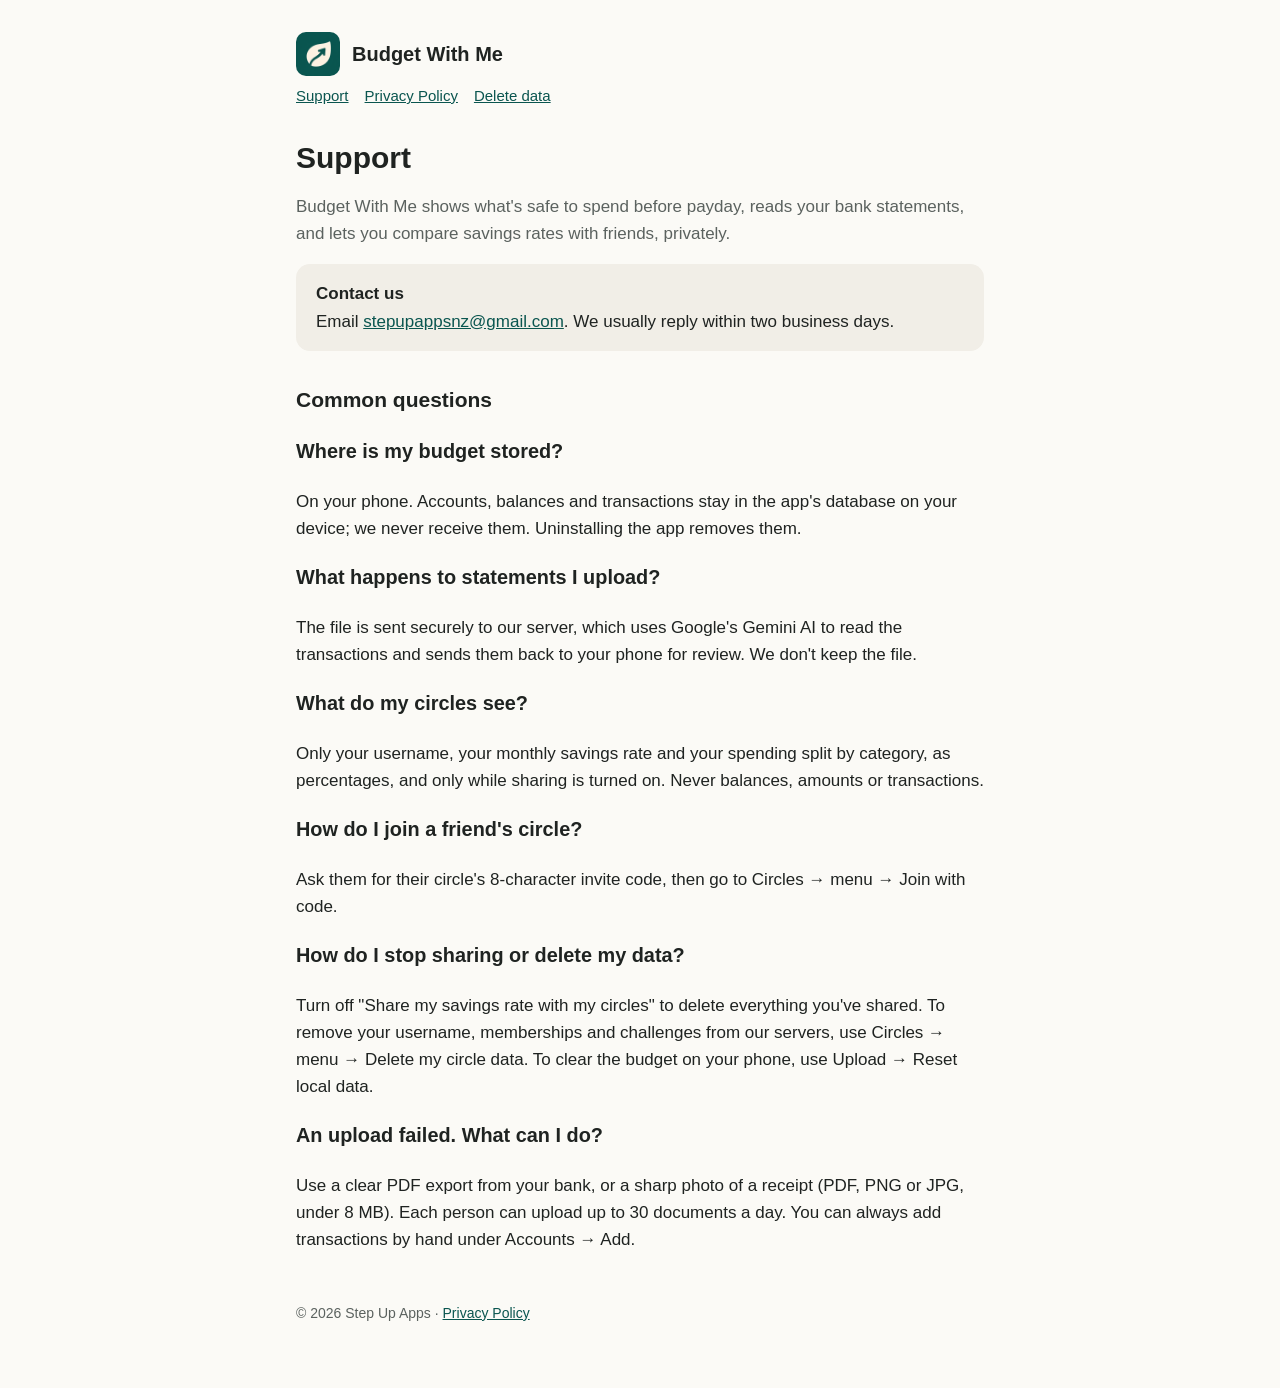
<file: index.html>
<!doctype html>
<html lang="en">
<head>
  <meta charset="utf-8">
  <meta name="viewport" content="width=device-width, initial-scale=1">
  <title>Budget With Me — Support</title>
  <meta name="description" content="Help and contact for the Budget With Me app.">
  <link rel="icon" href="icon.png">
  <link rel="stylesheet" href="style.css">
</head>
<body>
<main>
  <header><img src="icon.png" alt=""><a href="./">Budget With Me</a></header>
  <nav><a href="./">Support</a><a href="privacy.html">Privacy Policy</a><a href="delete.html">Delete data</a></nav>

  <h1>Support</h1>
  <p class="muted">Budget With Me shows what's safe to spend before payday, reads your bank statements, and lets you compare savings rates with friends, privately.</p>

  <div class="card">
    <strong>Contact us</strong><br>
    Email <a href="mailto:stepupappsnz@gmail.com">stepupappsnz@gmail.com</a>. We usually reply within two business days.
  </div>

  <h2>Common questions</h2>

  <h3>Where is my budget stored?</h3>
  <p>On your phone. Accounts, balances and transactions stay in the app's database on your device; we never receive them. Uninstalling the app removes them.</p>

  <h3>What happens to statements I upload?</h3>
  <p>The file is sent securely to our server, which uses Google's Gemini AI to read the transactions and sends them back to your phone for review. We don't keep the file.</p>

  <h3>What do my circles see?</h3>
  <p>Only your username, your monthly savings rate and your spending split by category, as percentages, and only while sharing is turned on. Never balances, amounts or transactions.</p>

  <h3>How do I join a friend's circle?</h3>
  <p>Ask them for their circle's 8-character invite code, then go to Circles → menu → Join with code.</p>

  <h3>How do I stop sharing or delete my data?</h3>
  <p>Turn off "Share my savings rate with my circles" to delete everything you've shared. To remove your username, memberships and challenges from our servers, use Circles → menu → Delete my circle data. To clear the budget on your phone, use Upload → Reset local data.</p>

  <h3>An upload failed. What can I do?</h3>
  <p>Use a clear PDF export from your bank, or a sharp photo of a receipt (PDF, PNG or JPG, under 8 MB). Each person can upload up to 30 documents a day. You can always add transactions by hand under Accounts → Add.</p>

  <footer>© 2026 Step Up Apps · <a href="privacy.html">Privacy Policy</a></footer>
</main>
</body>
</html>
</file>
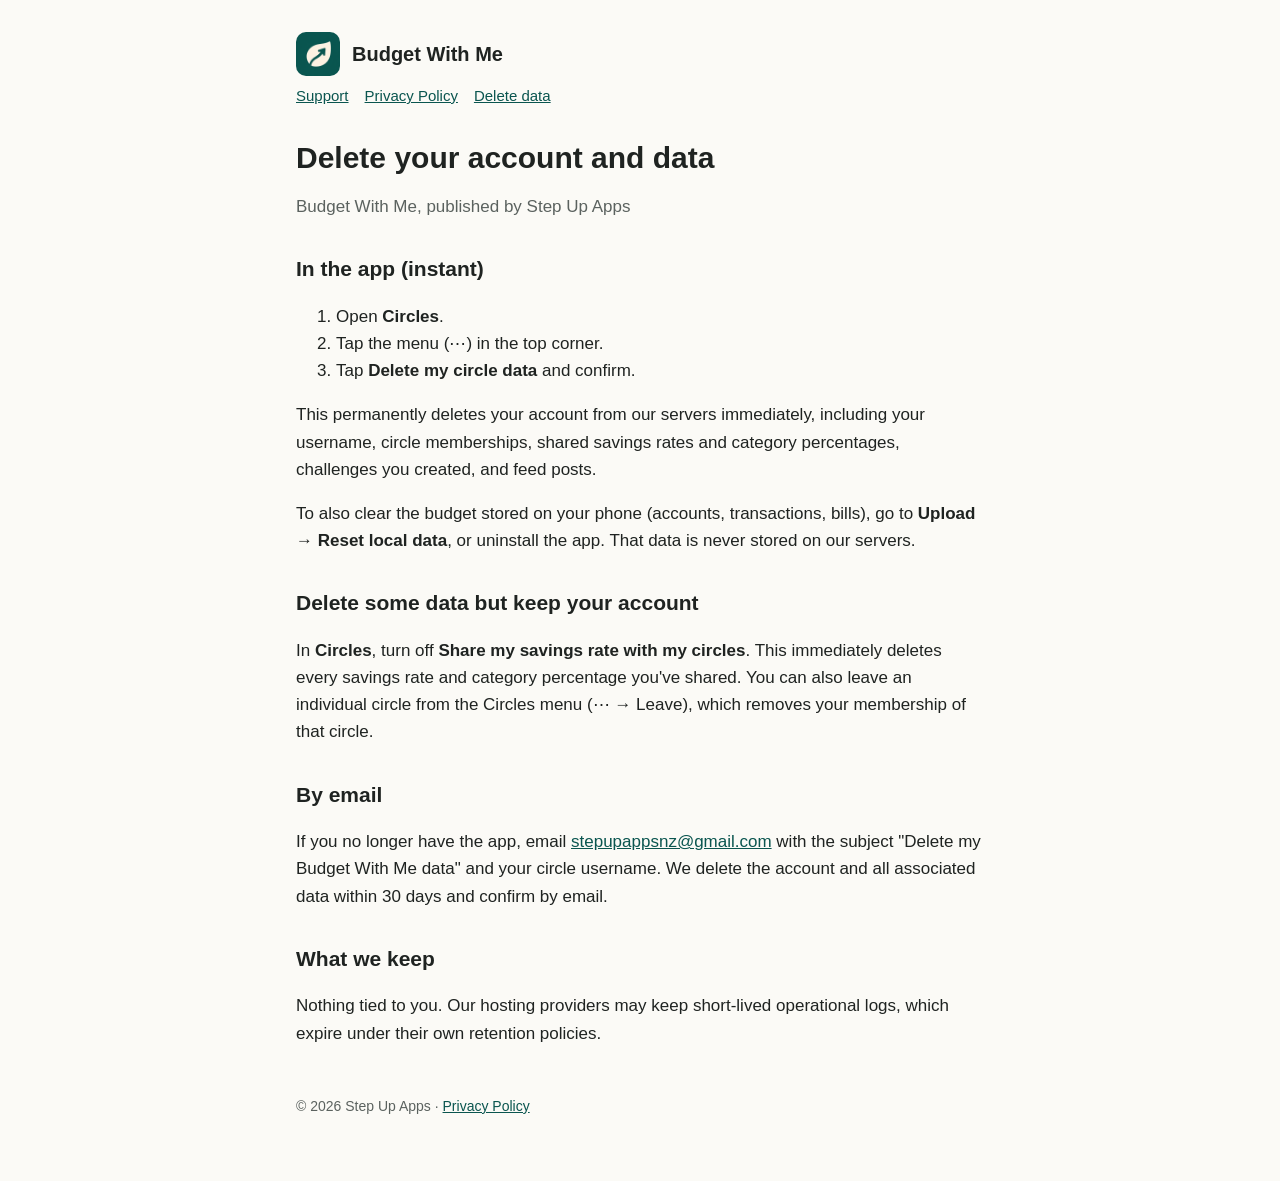
<file: delete.html>
<!doctype html>
<html lang="en">
<head>
  <meta charset="utf-8">
  <meta name="viewport" content="width=device-width, initial-scale=1">
  <title>Budget With Me — Delete your account and data</title>
  <meta name="description" content="How to delete your Budget With Me account and data.">
  <link rel="icon" href="icon.png">
  <link rel="stylesheet" href="style.css">
</head>
<body>
<main>
  <header><img src="icon.png" alt=""><a href="./">Budget With Me</a></header>
  <nav><a href="./">Support</a><a href="privacy.html">Privacy Policy</a><a href="delete.html">Delete data</a></nav>

  <h1>Delete your account and data</h1>
  <p class="muted">Budget With Me, published by Step Up Apps</p>

  <h2>In the app (instant)</h2>
  <ol>
    <li>Open <strong>Circles</strong>.</li>
    <li>Tap the menu (⋯) in the top corner.</li>
    <li>Tap <strong>Delete my circle data</strong> and confirm.</li>
  </ol>
  <p>This permanently deletes your account from our servers immediately, including your username, circle memberships, shared savings rates and category percentages, challenges you created, and feed posts.</p>
  <p>To also clear the budget stored on your phone (accounts, transactions, bills), go to <strong>Upload → Reset local data</strong>, or uninstall the app. That data is never stored on our servers.</p>

  <h2 id="partial">Delete some data but keep your account</h2>
  <p>In <strong>Circles</strong>, turn off <strong>Share my savings rate with my circles</strong>. This immediately deletes every savings rate and category percentage you've shared. You can also leave an individual circle from the Circles menu (⋯ → Leave), which removes your membership of that circle.</p>

  <h2>By email</h2>
  <p>If you no longer have the app, email <a href="mailto:stepupappsnz@gmail.com?subject=Delete%20my%20Budget%20With%20Me%20data">stepupappsnz@gmail.com</a> with the subject "Delete my Budget With Me data" and your circle username. We delete the account and all associated data within 30 days and confirm by email.</p>

  <h2>What we keep</h2>
  <p>Nothing tied to you. Our hosting providers may keep short-lived operational logs, which expire under their own retention policies.</p>

  <footer>© 2026 Step Up Apps · <a href="privacy.html">Privacy Policy</a></footer>
</main>
</body>
</html>
</file>
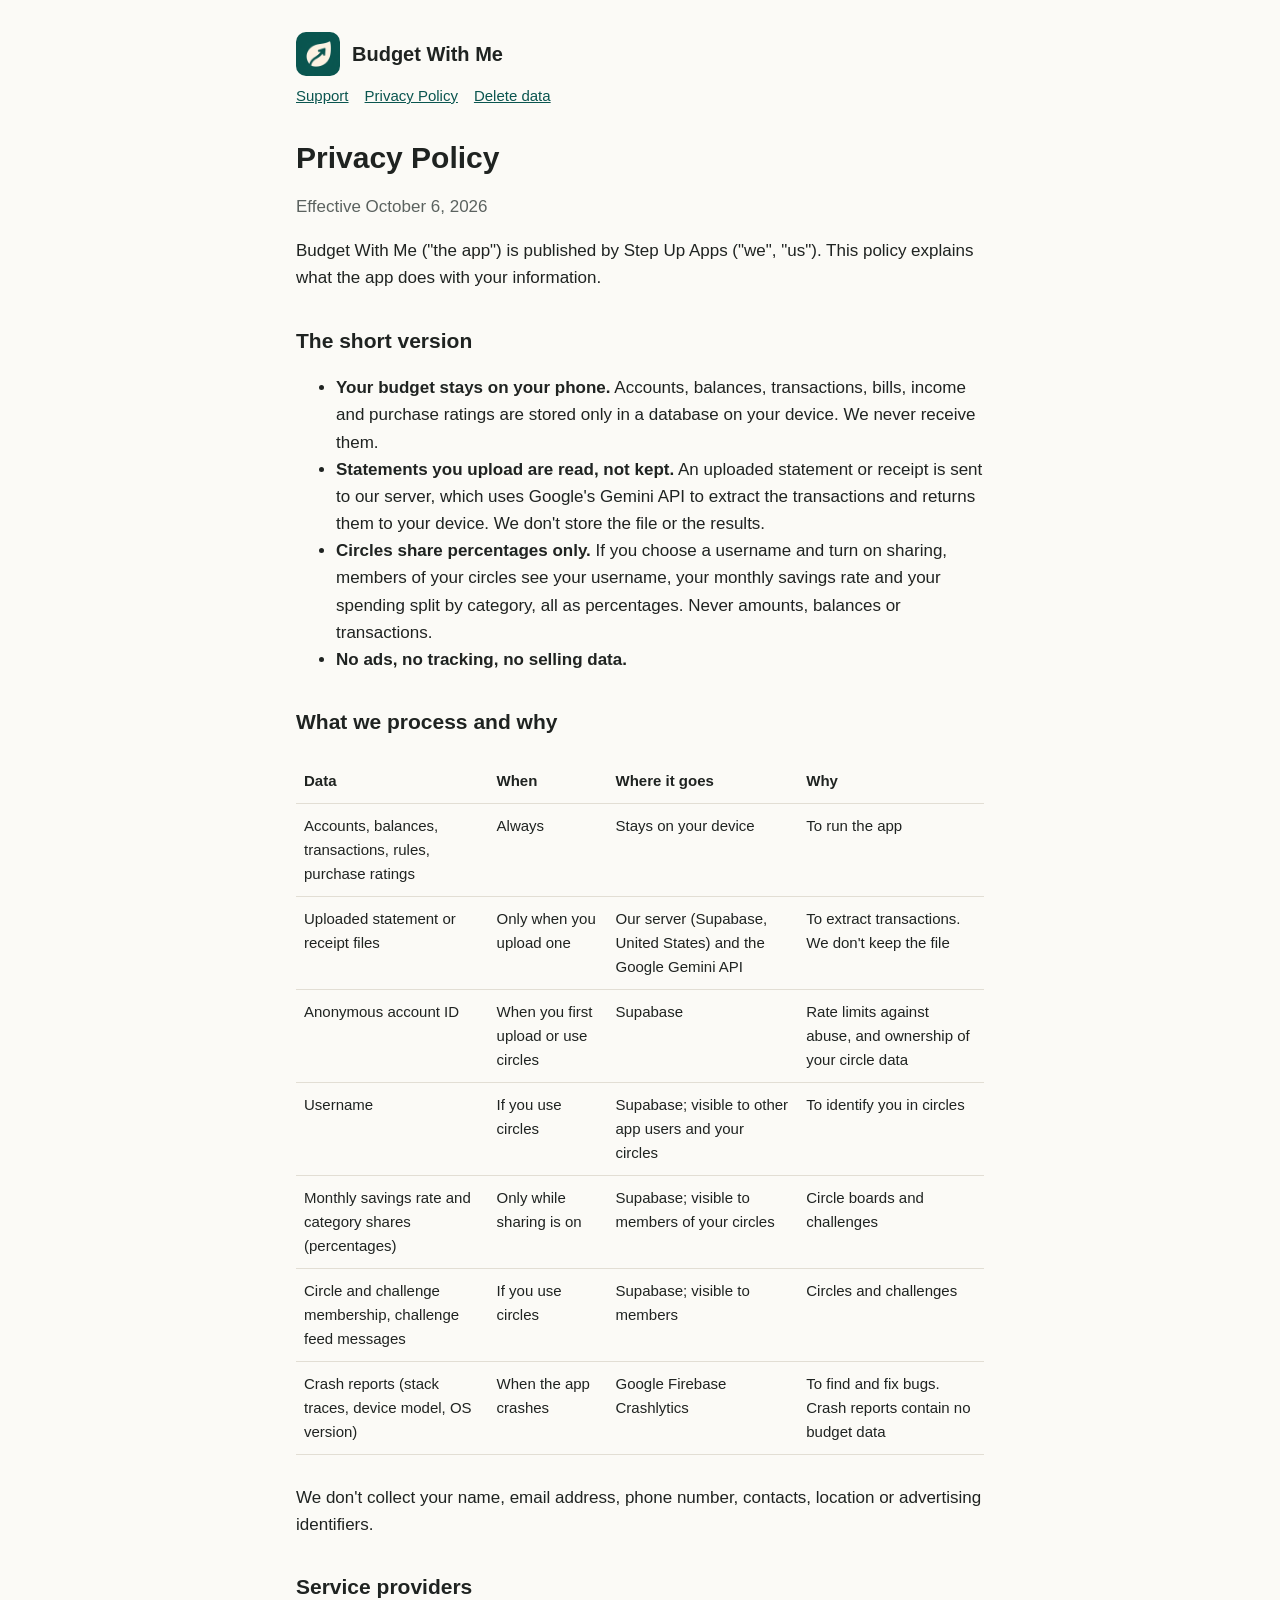
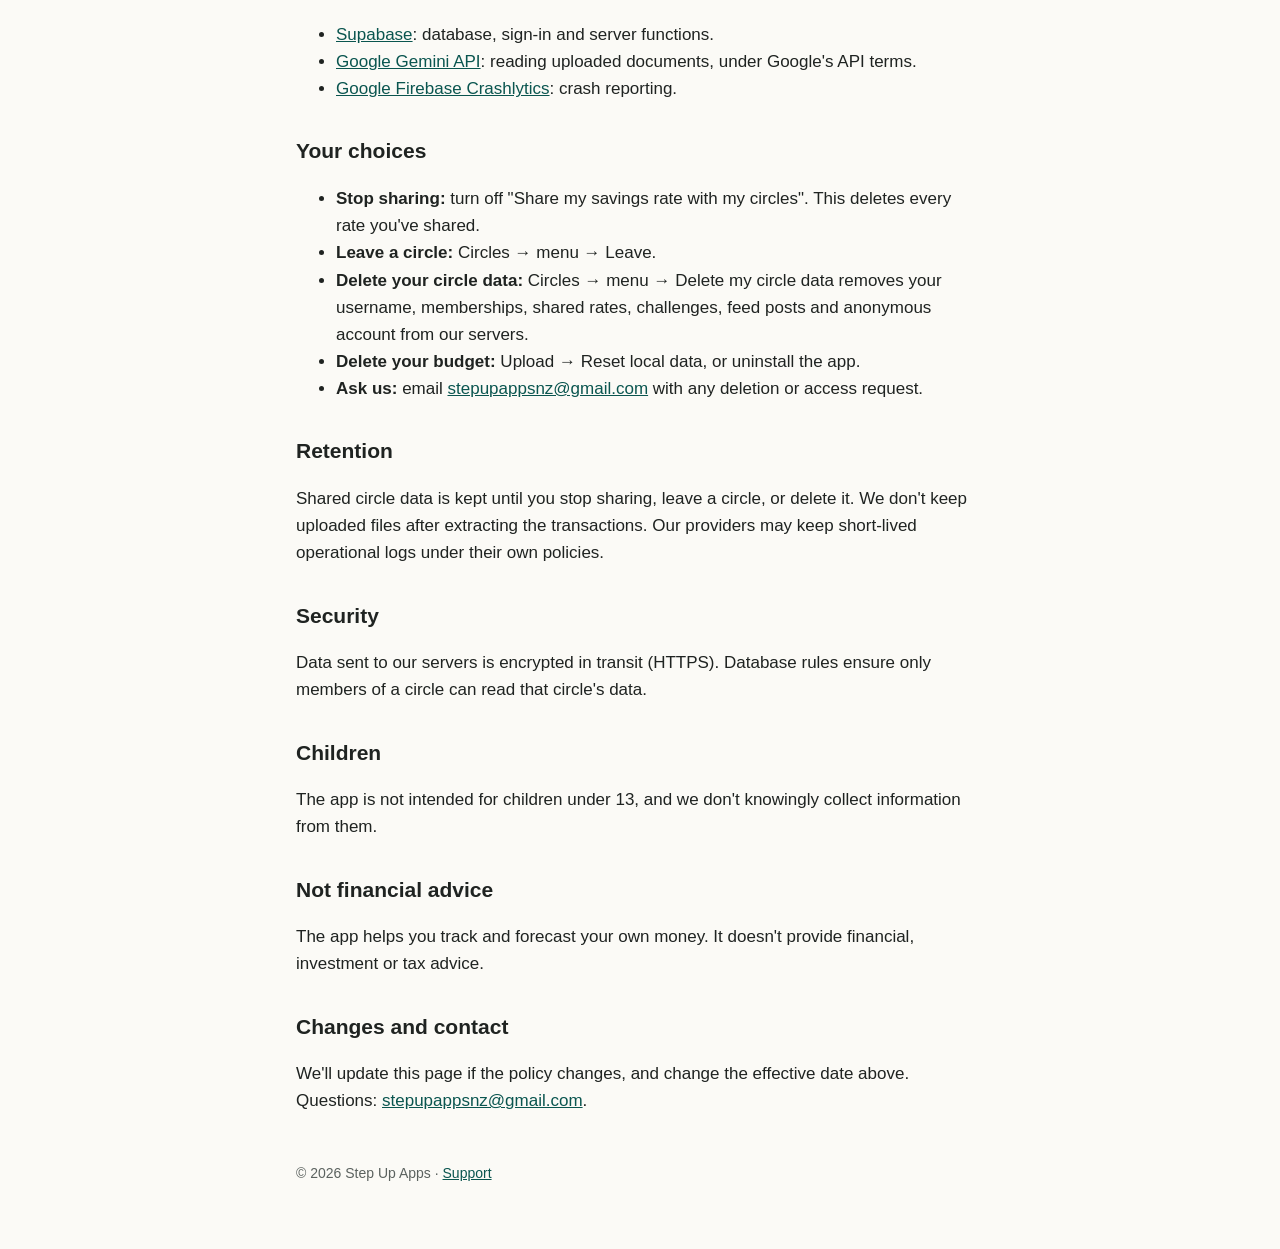
<file: privacy.html>
<!doctype html>
<html lang="en">
<head>
  <meta charset="utf-8">
  <meta name="viewport" content="width=device-width, initial-scale=1">
  <title>Budget With Me — Privacy Policy</title>
  <meta name="description" content="How the Budget With Me app handles your information.">
  <link rel="icon" href="icon.png">
  <link rel="stylesheet" href="style.css">
</head>
<body>
<main>
  <header><img src="icon.png" alt=""><a href="./">Budget With Me</a></header>
  <nav><a href="./">Support</a><a href="privacy.html">Privacy Policy</a><a href="delete.html">Delete data</a></nav>

  <h1>Privacy Policy</h1>
  <p class="muted">Effective October 6, 2026</p>

  <p>Budget With Me ("the app") is published by Step Up Apps ("we", "us"). This policy explains what the app does with your information.</p>

  <h2>The short version</h2>
  <ul>
    <li><strong>Your budget stays on your phone.</strong> Accounts, balances, transactions, bills, income and purchase ratings are stored only in a database on your device. We never receive them.</li>
    <li><strong>Statements you upload are read, not kept.</strong> An uploaded statement or receipt is sent to our server, which uses Google's Gemini API to extract the transactions and returns them to your device. We don't store the file or the results.</li>
    <li><strong>Circles share percentages only.</strong> If you choose a username and turn on sharing, members of your circles see your username, your monthly savings rate and your spending split by category, all as percentages. Never amounts, balances or transactions.</li>
    <li><strong>No ads, no tracking, no selling data.</strong></li>
  </ul>

  <h2>What we process and why</h2>
  <div class="table-wrap">
  <table>
    <tr><th>Data</th><th>When</th><th>Where it goes</th><th>Why</th></tr>
    <tr><td>Accounts, balances, transactions, rules, purchase ratings</td><td>Always</td><td>Stays on your device</td><td>To run the app</td></tr>
    <tr><td>Uploaded statement or receipt files</td><td>Only when you upload one</td><td>Our server (Supabase, United States) and the Google Gemini API</td><td>To extract transactions. We don't keep the file</td></tr>
    <tr><td>Anonymous account ID</td><td>When you first upload or use circles</td><td>Supabase</td><td>Rate limits against abuse, and ownership of your circle data</td></tr>
    <tr><td>Username</td><td>If you use circles</td><td>Supabase; visible to other app users and your circles</td><td>To identify you in circles</td></tr>
    <tr><td>Monthly savings rate and category shares (percentages)</td><td>Only while sharing is on</td><td>Supabase; visible to members of your circles</td><td>Circle boards and challenges</td></tr>
    <tr><td>Circle and challenge membership, challenge feed messages</td><td>If you use circles</td><td>Supabase; visible to members</td><td>Circles and challenges</td></tr>
    <tr><td>Crash reports (stack traces, device model, OS version)</td><td>When the app crashes</td><td>Google Firebase Crashlytics</td><td>To find and fix bugs. Crash reports contain no budget data</td></tr>
  </table>
  </div>
  <p>We don't collect your name, email address, phone number, contacts, location or advertising identifiers.</p>

  <h2>Service providers</h2>
  <ul>
    <li><a href="https://supabase.com/privacy">Supabase</a>: database, sign-in and server functions.</li>
    <li><a href="https://ai.google.dev/gemini-api/terms">Google Gemini API</a>: reading uploaded documents, under Google's API terms.</li>
    <li><a href="https://firebase.google.com/support/privacy">Google Firebase Crashlytics</a>: crash reporting.</li>
  </ul>

  <h2>Your choices</h2>
  <ul>
    <li><strong>Stop sharing:</strong> turn off "Share my savings rate with my circles". This deletes every rate you've shared.</li>
    <li><strong>Leave a circle:</strong> Circles → menu → Leave.</li>
    <li><strong>Delete your circle data:</strong> Circles → menu → Delete my circle data removes your username, memberships, shared rates, challenges, feed posts and anonymous account from our servers.</li>
    <li><strong>Delete your budget:</strong> Upload → Reset local data, or uninstall the app.</li>
    <li><strong>Ask us:</strong> email <a href="mailto:stepupappsnz@gmail.com">stepupappsnz@gmail.com</a> with any deletion or access request.</li>
  </ul>

  <h2>Retention</h2>
  <p>Shared circle data is kept until you stop sharing, leave a circle, or delete it. We don't keep uploaded files after extracting the transactions. Our providers may keep short-lived operational logs under their own policies.</p>

  <h2>Security</h2>
  <p>Data sent to our servers is encrypted in transit (HTTPS). Database rules ensure only members of a circle can read that circle's data.</p>

  <h2>Children</h2>
  <p>The app is not intended for children under 13, and we don't knowingly collect information from them.</p>

  <h2>Not financial advice</h2>
  <p>The app helps you track and forecast your own money. It doesn't provide financial, investment or tax advice.</p>

  <h2>Changes and contact</h2>
  <p>We'll update this page if the policy changes, and change the effective date above. Questions: <a href="mailto:stepupappsnz@gmail.com">stepupappsnz@gmail.com</a>.</p>

  <footer>© 2026 Step Up Apps · <a href="./">Support</a></footer>
</main>
</body>
</html>
</file>
<file: style.css>
:root {
  --bg: #fbfaf6;
  --text: #1f2321;
  --muted: #5b625f;
  --accent: #0a554f;
  --card: #f1eee7;
  --line: #e2ded4;
}
@media (prefers-color-scheme: dark) {
  :root {
    --bg: #121514;
    --text: #e9ece9;
    --muted: #a6aeaa;
    --accent: #7fc4b8;
    --card: #1c211f;
    --line: #2b322f;
  }
}
* { box-sizing: border-box; }
body {
  margin: 0;
  background: var(--bg);
  color: var(--text);
  font: 17px/1.6 -apple-system, BlinkMacSystemFont, "Segoe UI", Roboto, sans-serif;
}
main { max-width: 720px; margin: 0 auto; padding: 32px 16px 64px; }
header { display: flex; align-items: center; gap: 12px; margin-bottom: 8px; }
header img { width: 44px; height: 44px; border-radius: 10px; }
header a { color: var(--text); text-decoration: none; font-weight: 600; font-size: 20px; }
nav { display: flex; gap: 16px; margin-bottom: 32px; font-size: 15px; }
nav a, a { color: var(--accent); }
h1 { font-size: 30px; line-height: 1.2; margin: 0 0 8px; }
h2 { font-size: 21px; margin: 32px 0 8px; }
.muted { color: var(--muted); }
.card { background: var(--card); border-radius: 14px; padding: 16px 20px; margin: 16px 0; }
table { width: 100%; border-collapse: collapse; font-size: 15px; margin: 12px 0; }
th, td { text-align: left; vertical-align: top; padding: 10px 8px; border-bottom: 1px solid var(--line); }
th { font-weight: 600; }
.table-wrap { overflow-x: auto; }
footer { margin-top: 48px; font-size: 14px; color: var(--muted); }
</file>
